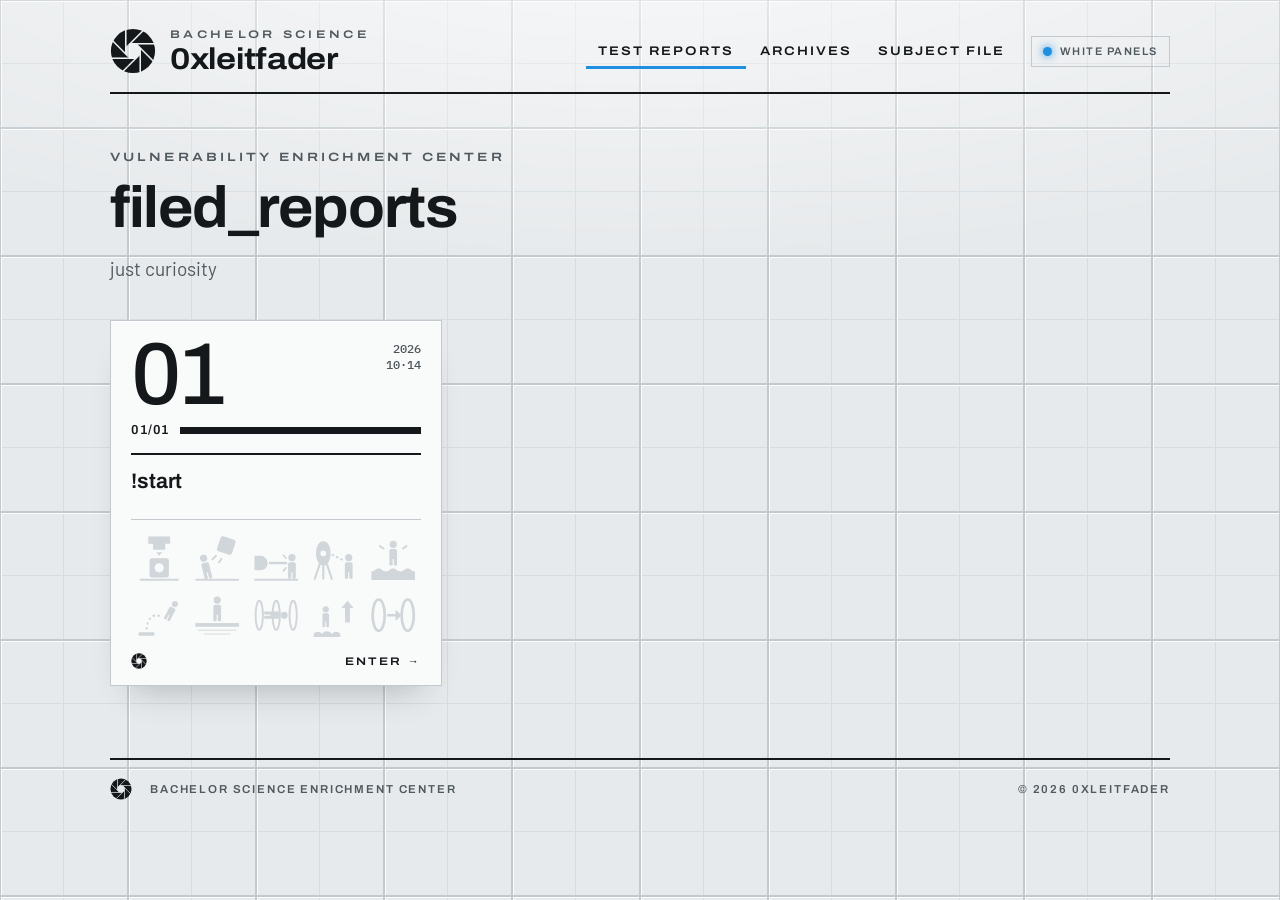
<file: index.html>
<!doctype html>
<html lang="en">
<head>
  <meta charset="utf-8">
  <meta name="viewport" content="width=device-width, initial-scale=1, viewport-fit=cover">
  <title>0xleitfader</title>
  <meta name="description" content="CTF writeups: binary exploitation, reversing and crypto.">
<meta property="og:type" content="website">
<meta property="og:title" content="0xleitfader">
<meta property="og:url" content="https://0xleitfader.github.io/index.html">
<meta property="og:site_name" content="0xleitfader">
<meta property="og:description" content="CTF writeups: binary exploitation, reversing and crypto.">
<meta property="og:locale" content="en_US">
<meta property="article:author" content="0xleitfader">
<meta name="twitter:card" content="summary">
  <link rel="icon" href="/favicon.svg" type="image/svg+xml">
  <link rel="preload" href="/fonts/archivo-300-800-normal.woff2" as="font" type="font/woff2" crossorigin>
  
<link rel="stylesheet" href="/css/fonts.css">
<link rel="stylesheet" href="/css/chamber.css">

  <script>try { var p = localStorage.getItem('chamber-panels'); if (p) document.documentElement.dataset.theme = p; } catch (e) {}</script>
</head>
<body data-glitch-min="4" data-glitch-max="11">
  <svg class="sprite" aria-hidden="true">
  <defs>
    <mask id="logo-mask" maskUnits="userSpaceOnUse" x="0" y="0" width="100" height="100">
      <circle cx="50" cy="50" r="48" fill="#fff"/>
      <polygon fill="#000" points="65.71,56.51 56.51,65.71 43.49,65.71 34.29,56.51 34.29,43.49 43.49,34.29 56.51,34.29 65.71,43.49"/>
      <g stroke="#000" stroke-width="3.4">
        <line x1="65.71" y1="56.51" x2="28.3" y2="93.91"/><line x1="56.51" y1="65.71" x2="3.61" y2="65.71"/>
        <line x1="43.49" y1="65.71" x2="6.09" y2="28.3"/><line x1="34.29" y1="56.51" x2="34.29" y2="3.61"/>
        <line x1="34.29" y1="43.49" x2="71.7" y2="6.09"/><line x1="43.49" y1="34.29" x2="96.39" y2="34.29"/>
        <line x1="56.51" y1="34.29" x2="93.91" y2="71.7"/><line x1="65.71" y1="43.49" x2="65.71" y2="96.39"/>
      </g>
    </mask>
    <g id="p"><circle cx="0" cy="-17.5" r="3"/><rect x="-3.2" y="-13.6" width="6.4" height="8.2" rx="1.6"/><rect x="-3.2" y="-6.4" width="2.7" height="6.4" rx="1"/><rect x="0.5" y="-6.4" width="2.7" height="6.4" rx="1"/></g>
  </defs>
  <symbol id="logo" viewBox="0 0 100 100"><rect width="100" height="100" fill="currentColor" mask="url(#logo-mask)"/></symbol>
  <symbol id="i-dispenser" viewBox="0 0 40 40"><path d="M11 2h18v6h-4v5H15V8h-4z"/><path d="M17.5 15h5L20 18z"/><path fill-rule="evenodd" d="M12 22a2 2 0 0 1 2-2h12a2 2 0 0 1 2 2v12a2 2 0 0 1-2 2H14a2 2 0 0 1-2-2zM20 24.2a3.8 3.8 0 1 0 0 7.6a3.8 3.8 0 1 0 0-7.6z"/><rect x="4" y="37" width="32" height="1.6"/></symbol>
  <symbol id="i-cubehazard" viewBox="0 0 40 40"><rect x="21" y="3" width="13" height="13" rx="2" transform="rotate(18 27.5 9.5)"/><path d="M19 18l-3 3M23.5 20.5l-2 3" stroke="currentColor" stroke-width="1.6" stroke-linecap="round" fill="none"/><use href="#p" transform="translate(13 37) rotate(-14)"/><rect x="2" y="37" width="36" height="1.6"/></symbol>
  <symbol id="i-laser" viewBox="0 0 40 40"><path d="M2 18h5a6 6 0 0 1 0 12H2z"/><rect x="14" y="23" width="15" height="2"/><path d="M28 20l-2-2.5M28 28l-2 2.5" stroke="currentColor" stroke-width="1.4" stroke-linecap="round" fill="none"/><use href="#p" transform="translate(33 37)"/><rect x="2" y="37" width="36" height="1.6"/></symbol>
  <symbol id="i-turret" viewBox="0 0 40 40"><path fill-rule="evenodd" d="M11 6c3.6 0 6 4 6 10s-2.4 10-6 10-6-4-6-10 2.4-10 6-10zM11 13.6a2.4 2.4 0 1 0 0 4.8a2.4 2.4 0 1 0 0-4.8z"/><path d="M8 25l-4 12M14 25l4 12M11 26v11" stroke="currentColor" stroke-width="1.8" stroke-linecap="round" fill="none"/><path d="M18 17l10 5" stroke="currentColor" stroke-width="1.6" stroke-dasharray="2 2" fill="none"/><use href="#p" transform="translate(32 37)"/></symbol>
  <symbol id="i-goo" viewBox="0 0 40 40"><use href="#p" transform="translate(20 26)"/><path d="M12 12l-3-2M28 12l3-2" stroke="currentColor" stroke-width="1.6" stroke-linecap="round" fill="none"/><path d="M2 31c3 0 3-2.4 6-2.4s3 2.4 6 2.4 3-2.4 6-2.4 3 2.4 6 2.4 3-2.4 6-2.4 3 2.4 6 2.4V38H2z"/></symbol>
  <symbol id="i-faith" viewBox="0 0 40 40"><rect x="3" y="34" width="13" height="3" rx="1"/><path d="M9.5 32Q11 17 22 21" stroke="currentColor" stroke-width="1.6" stroke-dasharray="2 2.2" fill="none"/><use href="#p" transform="translate(26 24) rotate(28) scale(.85)"/></symbol>
  <symbol id="i-bridge" viewBox="0 0 40 40"><use href="#p" transform="translate(20 25)"/><rect x="2" y="26.5" width="36" height="3"/><path d="M4 32.5h32M9 35.5h22" stroke="currentColor" stroke-width="1.2" fill="none" opacity=".55"/></symbol>
  <symbol id="i-funnel" viewBox="0 0 40 40"><g fill="none" stroke="currentColor" stroke-width="1.6"><ellipse cx="6" cy="20" rx="3" ry="12"/><ellipse cx="20" cy="20" rx="3" ry="12"/><ellipse cx="34" cy="20" rx="3" ry="12"/></g><use href="#p" transform="translate(10 20) rotate(90) scale(.95)"/></symbol>
  <symbol id="i-gel" viewBox="0 0 40 40"><path d="M3 38v-2.5c2-2.5 5-2.5 7 0 2-3 6-3 8 0 2-2.5 5-2.5 7 0V38z"/><use href="#p" transform="translate(13 30) scale(.85)"/><path d="M31 8l5 6h-3v12h-4V14h-3z"/></symbol>
  <symbol id="i-portal" viewBox="0 0 40 40"><g fill="none" stroke="currentColor" stroke-width="2.2"><ellipse cx="8" cy="20" rx="5" ry="13"/><ellipse cx="32" cy="20" rx="5" ry="13"/></g><path d="M15 20h8" stroke="currentColor" stroke-width="2"/><path d="M22 15.5l5 4.5-5 4.5z"/></symbol>
</svg>

  <div class="wrap">
    <header class="site-head">
  <a class="brand" href="/">
    <svg viewBox="0 0 100 100" aria-hidden="true"><use href="#logo"/></svg>
    <span class="brand-text">
      <span class="brand-org">Bachelor Science</span>
      <span class="brand-name">0xleitfader</span>
    </span>
  </a>
  <div class="head-right">
    <nav class="nav" aria-label="Main">
      
      <a href="/" aria-current="page">Test reports</a>
      
      <a href="/archives/">Archives</a>
      
      <a href="/about/">Subject file</a>
      
    </nav>
    <button class="lights" id="lights" type="button" aria-label="Switch panel colour"><i></i><span>White panels</span></button>
  </div>
</header>

    <main>
  
  <section class="intro">
    <p class="eyebrow">Vulnerability Enrichment Center</p>
    <h1>filed_reports</h1>
    <p class="lede">just curiosity</p>
  </section>
  

  
  <div class="chambers">
    
<a class="sign lightup" href="/2026/10/14/start/" style="--i:0">
  <div class="sign-top">
    <span class="sign-num">01</span>
    <span class="sign-date">2026<br>10·14</span>
  </div>
  <div class="prog">
  <span>01/01</span>
  
  <span class="ticks"><i class="on"></i></span>
  
</div>

  <h2 class="sign-title">!start</h2>
  <p class="sign-excerpt"></p>
  
<div class="hz" role="img" aria-label="Tags: none">
  <svg viewBox="0 0 40 40" class="" aria-hidden="true"><use href="#i-dispenser"/></svg><svg viewBox="0 0 40 40" class="" aria-hidden="true"><use href="#i-cubehazard"/></svg><svg viewBox="0 0 40 40" class="" aria-hidden="true"><use href="#i-laser"/></svg><svg viewBox="0 0 40 40" class="" aria-hidden="true"><use href="#i-turret"/></svg><svg viewBox="0 0 40 40" class="" aria-hidden="true"><use href="#i-goo"/></svg><svg viewBox="0 0 40 40" class="" aria-hidden="true"><use href="#i-faith"/></svg><svg viewBox="0 0 40 40" class="" aria-hidden="true"><use href="#i-bridge"/></svg><svg viewBox="0 0 40 40" class="" aria-hidden="true"><use href="#i-funnel"/></svg><svg viewBox="0 0 40 40" class="" aria-hidden="true"><use href="#i-gel"/></svg><svg viewBox="0 0 40 40" class="" aria-hidden="true"><use href="#i-portal"/></svg>
</div>

  <div class="sign-foot">
    <span class="org"><svg viewBox="0 0 100 100" aria-hidden="true"><use href="#logo"/></svg></span>
    <span class="enter">Enter →</span>
  </div>
</a>

  </div>
  

  
</main>

    <footer class="site-foot">
  <svg viewBox="0 0 100 100" aria-hidden="true"><use href="#logo"/></svg>
  <span>Bachelor Science Enrichment Center</span>
  <span class="right">© 2026 0xleitfader</span>
</footer>

  </div>
  
<script src="/js/chamber.js"></script>

</body>
</html>
</file>
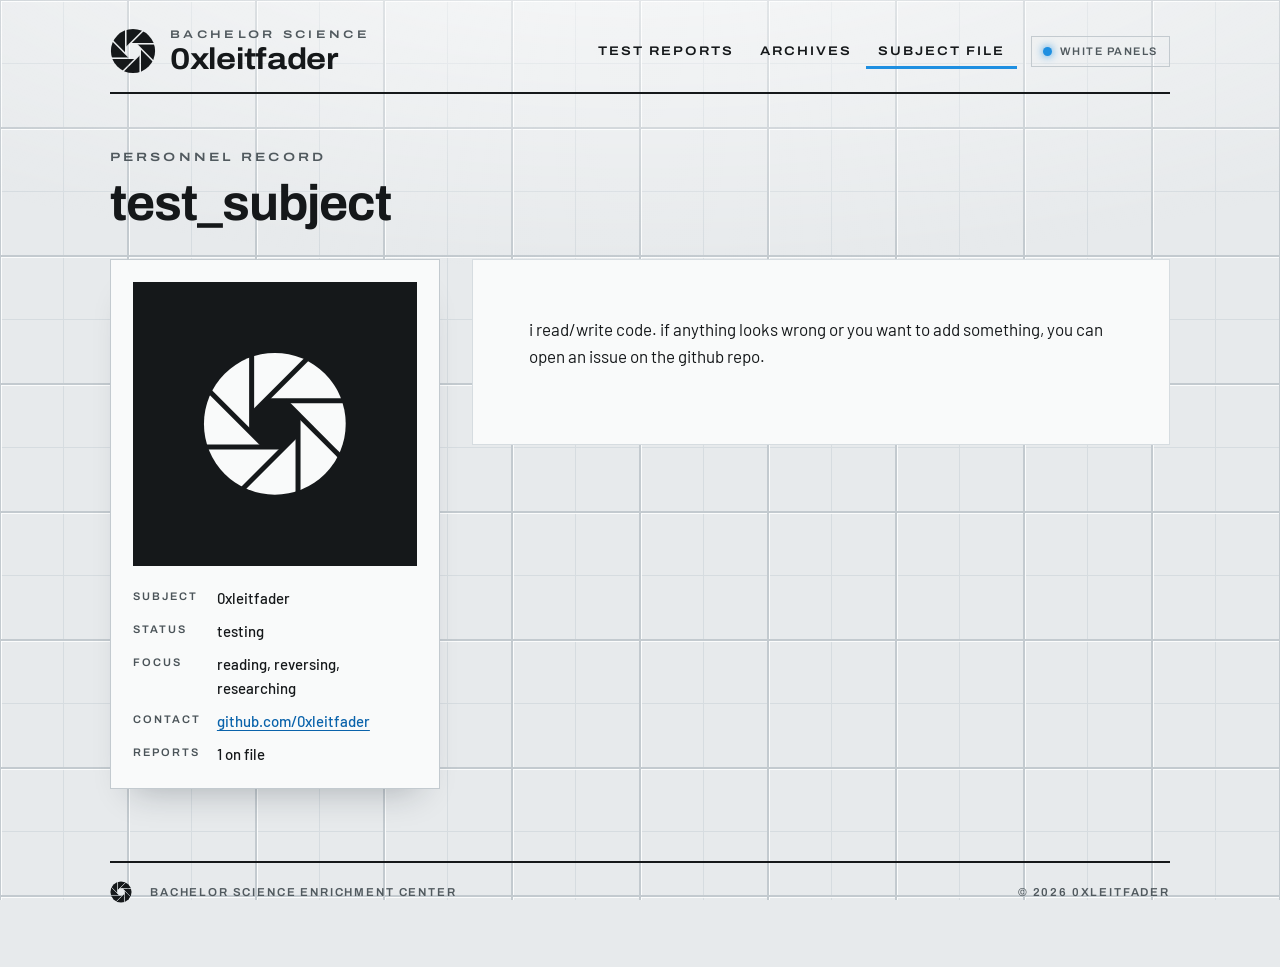
<file: about/index.html>
<!doctype html>
<html lang="en">
<head>
  <meta charset="utf-8">
  <meta name="viewport" content="width=device-width, initial-scale=1, viewport-fit=cover">
  <title>test_subject · 0xleitfader</title>
  <meta name="description" content="i read&#x2F;write code. if anything looks wrong or you want to add something, you can open an issue on the github repo.">
<meta property="og:type" content="website">
<meta property="og:title" content="test_subject">
<meta property="og:url" content="https://0xleitfader.github.io/about/index.html">
<meta property="og:site_name" content="0xleitfader">
<meta property="og:description" content="i read&#x2F;write code. if anything looks wrong or you want to add something, you can open an issue on the github repo.">
<meta property="og:locale" content="en_US">
<meta property="article:published_time" content="2026-10-14T03:09:40.367Z">
<meta property="article:modified_time" content="2026-10-14T03:09:40.367Z">
<meta property="article:author" content="0xleitfader">
<meta name="twitter:card" content="summary">
  <link rel="icon" href="/favicon.svg" type="image/svg+xml">
  <link rel="preload" href="/fonts/archivo-300-800-normal.woff2" as="font" type="font/woff2" crossorigin>
  
<link rel="stylesheet" href="/css/fonts.css">
<link rel="stylesheet" href="/css/chamber.css">

  <script>try { var p = localStorage.getItem('chamber-panels'); if (p) document.documentElement.dataset.theme = p; } catch (e) {}</script>
</head>
<body data-glitch-min="4" data-glitch-max="11">
  <svg class="sprite" aria-hidden="true">
  <defs>
    <mask id="logo-mask" maskUnits="userSpaceOnUse" x="0" y="0" width="100" height="100">
      <circle cx="50" cy="50" r="48" fill="#fff"/>
      <polygon fill="#000" points="65.71,56.51 56.51,65.71 43.49,65.71 34.29,56.51 34.29,43.49 43.49,34.29 56.51,34.29 65.71,43.49"/>
      <g stroke="#000" stroke-width="3.4">
        <line x1="65.71" y1="56.51" x2="28.3" y2="93.91"/><line x1="56.51" y1="65.71" x2="3.61" y2="65.71"/>
        <line x1="43.49" y1="65.71" x2="6.09" y2="28.3"/><line x1="34.29" y1="56.51" x2="34.29" y2="3.61"/>
        <line x1="34.29" y1="43.49" x2="71.7" y2="6.09"/><line x1="43.49" y1="34.29" x2="96.39" y2="34.29"/>
        <line x1="56.51" y1="34.29" x2="93.91" y2="71.7"/><line x1="65.71" y1="43.49" x2="65.71" y2="96.39"/>
      </g>
    </mask>
    <g id="p"><circle cx="0" cy="-17.5" r="3"/><rect x="-3.2" y="-13.6" width="6.4" height="8.2" rx="1.6"/><rect x="-3.2" y="-6.4" width="2.7" height="6.4" rx="1"/><rect x="0.5" y="-6.4" width="2.7" height="6.4" rx="1"/></g>
  </defs>
  <symbol id="logo" viewBox="0 0 100 100"><rect width="100" height="100" fill="currentColor" mask="url(#logo-mask)"/></symbol>
  <symbol id="i-dispenser" viewBox="0 0 40 40"><path d="M11 2h18v6h-4v5H15V8h-4z"/><path d="M17.5 15h5L20 18z"/><path fill-rule="evenodd" d="M12 22a2 2 0 0 1 2-2h12a2 2 0 0 1 2 2v12a2 2 0 0 1-2 2H14a2 2 0 0 1-2-2zM20 24.2a3.8 3.8 0 1 0 0 7.6a3.8 3.8 0 1 0 0-7.6z"/><rect x="4" y="37" width="32" height="1.6"/></symbol>
  <symbol id="i-cubehazard" viewBox="0 0 40 40"><rect x="21" y="3" width="13" height="13" rx="2" transform="rotate(18 27.5 9.5)"/><path d="M19 18l-3 3M23.5 20.5l-2 3" stroke="currentColor" stroke-width="1.6" stroke-linecap="round" fill="none"/><use href="#p" transform="translate(13 37) rotate(-14)"/><rect x="2" y="37" width="36" height="1.6"/></symbol>
  <symbol id="i-laser" viewBox="0 0 40 40"><path d="M2 18h5a6 6 0 0 1 0 12H2z"/><rect x="14" y="23" width="15" height="2"/><path d="M28 20l-2-2.5M28 28l-2 2.5" stroke="currentColor" stroke-width="1.4" stroke-linecap="round" fill="none"/><use href="#p" transform="translate(33 37)"/><rect x="2" y="37" width="36" height="1.6"/></symbol>
  <symbol id="i-turret" viewBox="0 0 40 40"><path fill-rule="evenodd" d="M11 6c3.6 0 6 4 6 10s-2.4 10-6 10-6-4-6-10 2.4-10 6-10zM11 13.6a2.4 2.4 0 1 0 0 4.8a2.4 2.4 0 1 0 0-4.8z"/><path d="M8 25l-4 12M14 25l4 12M11 26v11" stroke="currentColor" stroke-width="1.8" stroke-linecap="round" fill="none"/><path d="M18 17l10 5" stroke="currentColor" stroke-width="1.6" stroke-dasharray="2 2" fill="none"/><use href="#p" transform="translate(32 37)"/></symbol>
  <symbol id="i-goo" viewBox="0 0 40 40"><use href="#p" transform="translate(20 26)"/><path d="M12 12l-3-2M28 12l3-2" stroke="currentColor" stroke-width="1.6" stroke-linecap="round" fill="none"/><path d="M2 31c3 0 3-2.4 6-2.4s3 2.4 6 2.4 3-2.4 6-2.4 3 2.4 6 2.4 3-2.4 6-2.4 3 2.4 6 2.4V38H2z"/></symbol>
  <symbol id="i-faith" viewBox="0 0 40 40"><rect x="3" y="34" width="13" height="3" rx="1"/><path d="M9.5 32Q11 17 22 21" stroke="currentColor" stroke-width="1.6" stroke-dasharray="2 2.2" fill="none"/><use href="#p" transform="translate(26 24) rotate(28) scale(.85)"/></symbol>
  <symbol id="i-bridge" viewBox="0 0 40 40"><use href="#p" transform="translate(20 25)"/><rect x="2" y="26.5" width="36" height="3"/><path d="M4 32.5h32M9 35.5h22" stroke="currentColor" stroke-width="1.2" fill="none" opacity=".55"/></symbol>
  <symbol id="i-funnel" viewBox="0 0 40 40"><g fill="none" stroke="currentColor" stroke-width="1.6"><ellipse cx="6" cy="20" rx="3" ry="12"/><ellipse cx="20" cy="20" rx="3" ry="12"/><ellipse cx="34" cy="20" rx="3" ry="12"/></g><use href="#p" transform="translate(10 20) rotate(90) scale(.95)"/></symbol>
  <symbol id="i-gel" viewBox="0 0 40 40"><path d="M3 38v-2.5c2-2.5 5-2.5 7 0 2-3 6-3 8 0 2-2.5 5-2.5 7 0V38z"/><use href="#p" transform="translate(13 30) scale(.85)"/><path d="M31 8l5 6h-3v12h-4V14h-3z"/></symbol>
  <symbol id="i-portal" viewBox="0 0 40 40"><g fill="none" stroke="currentColor" stroke-width="2.2"><ellipse cx="8" cy="20" rx="5" ry="13"/><ellipse cx="32" cy="20" rx="5" ry="13"/></g><path d="M15 20h8" stroke="currentColor" stroke-width="2"/><path d="M22 15.5l5 4.5-5 4.5z"/></symbol>
</svg>

  <div class="wrap">
    <header class="site-head">
  <a class="brand" href="/">
    <svg viewBox="0 0 100 100" aria-hidden="true"><use href="#logo"/></svg>
    <span class="brand-text">
      <span class="brand-org">Bachelor Science</span>
      <span class="brand-name">0xleitfader</span>
    </span>
  </a>
  <div class="head-right">
    <nav class="nav" aria-label="Main">
      
      <a href="/">Test reports</a>
      
      <a href="/archives/">Archives</a>
      
      <a href="/about/" aria-current="page">Subject file</a>
      
    </nav>
    <button class="lights" id="lights" type="button" aria-label="Switch panel colour"><i></i><span>White panels</span></button>
  </div>
</header>

    
<main>
  <div class="page-head">
    <p class="eyebrow">Personnel record</p>
    <h1 class="page-title">test_subject</h1>
  </div>
  <div class="subject">
    <div class="card lightup">
      <div class="portrait">
        <svg viewBox="0 0 100 100" aria-hidden="true"><use href="#logo"/></svg>
      </div>
      <dl>
        
        <dt>Subject</dt>
        <dd>0xleitfader</dd>
        
        <dt>Status</dt>
        <dd>testing</dd>
        
        <dt>Focus</dt>
        <dd>reading, reversing, researching</dd>
        
        <dt>Contact</dt>
        <dd><a target="_blank" rel="noopener" href="https://github.com/0xleitfader">github.com/0xleitfader</a></dd>
        
        <dt>Reports</dt><dd>1 on file</dd>
      </dl>
    </div>
    <div class="panel">
      <div class="prose"><p>i read&#x2F;write code. if anything looks wrong or you want to add something, you can open an issue on the github repo. </p>
</div>
    </div>
  </div>
</main>

    <footer class="site-foot">
  <svg viewBox="0 0 100 100" aria-hidden="true"><use href="#logo"/></svg>
  <span>Bachelor Science Enrichment Center</span>
  <span class="right">© 2026 0xleitfader</span>
</footer>

  </div>
  
<script src="/js/chamber.js"></script>

</body>
</html>
</file>
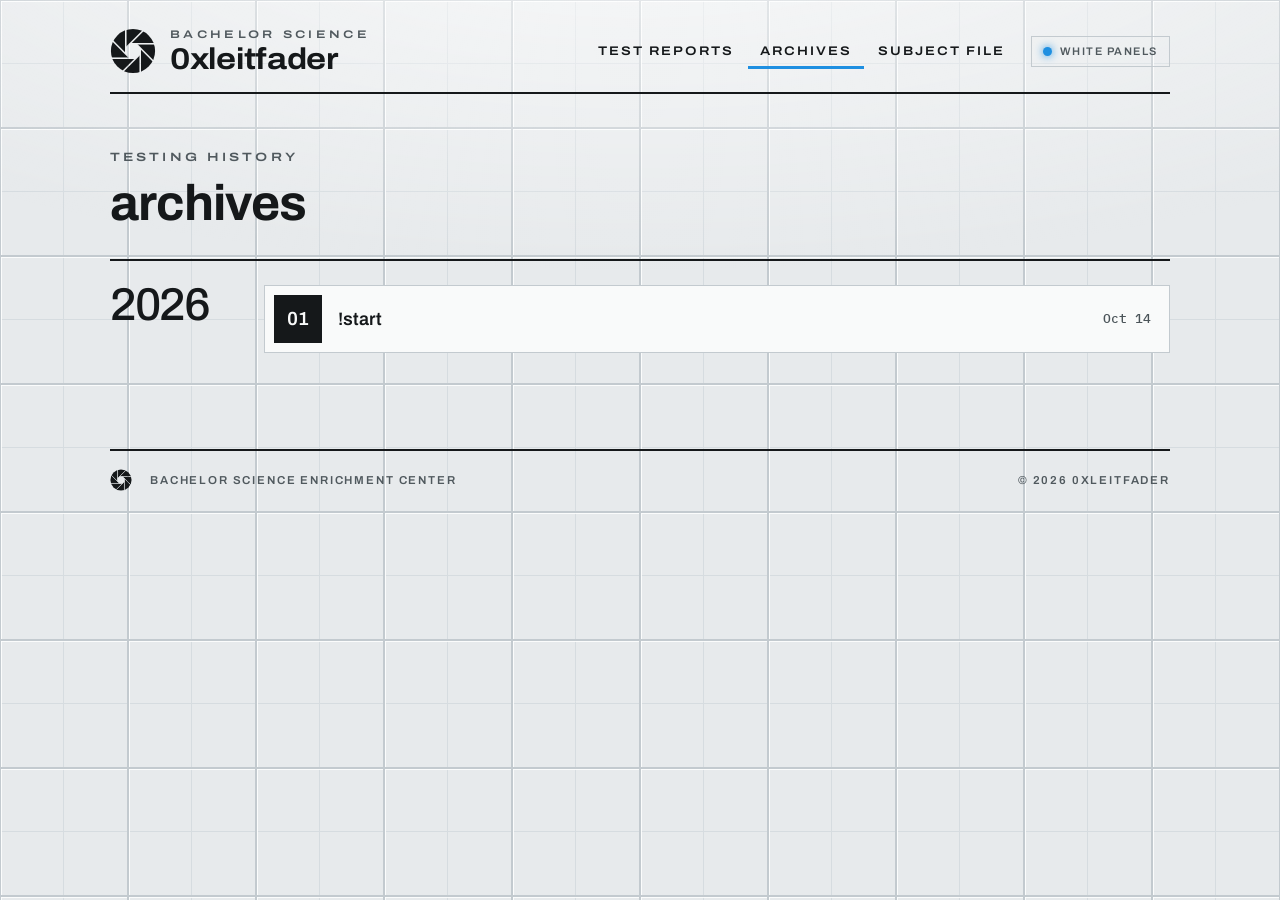
<file: archives/index.html>
<!doctype html>
<html lang="en">
<head>
  <meta charset="utf-8">
  <meta name="viewport" content="width=device-width, initial-scale=1, viewport-fit=cover">
  <title>0xleitfader</title>
  <meta name="description" content="CTF writeups: binary exploitation, reversing and crypto.">
<meta property="og:type" content="website">
<meta property="og:title" content="0xleitfader">
<meta property="og:url" content="https://0xleitfader.github.io/archives/index.html">
<meta property="og:site_name" content="0xleitfader">
<meta property="og:description" content="CTF writeups: binary exploitation, reversing and crypto.">
<meta property="og:locale" content="en_US">
<meta property="article:author" content="0xleitfader">
<meta name="twitter:card" content="summary">
  <link rel="icon" href="/favicon.svg" type="image/svg+xml">
  <link rel="preload" href="/fonts/archivo-300-800-normal.woff2" as="font" type="font/woff2" crossorigin>
  
<link rel="stylesheet" href="/css/fonts.css">
<link rel="stylesheet" href="/css/chamber.css">

  <script>try { var p = localStorage.getItem('chamber-panels'); if (p) document.documentElement.dataset.theme = p; } catch (e) {}</script>
</head>
<body data-glitch-min="4" data-glitch-max="11">
  <svg class="sprite" aria-hidden="true">
  <defs>
    <mask id="logo-mask" maskUnits="userSpaceOnUse" x="0" y="0" width="100" height="100">
      <circle cx="50" cy="50" r="48" fill="#fff"/>
      <polygon fill="#000" points="65.71,56.51 56.51,65.71 43.49,65.71 34.29,56.51 34.29,43.49 43.49,34.29 56.51,34.29 65.71,43.49"/>
      <g stroke="#000" stroke-width="3.4">
        <line x1="65.71" y1="56.51" x2="28.3" y2="93.91"/><line x1="56.51" y1="65.71" x2="3.61" y2="65.71"/>
        <line x1="43.49" y1="65.71" x2="6.09" y2="28.3"/><line x1="34.29" y1="56.51" x2="34.29" y2="3.61"/>
        <line x1="34.29" y1="43.49" x2="71.7" y2="6.09"/><line x1="43.49" y1="34.29" x2="96.39" y2="34.29"/>
        <line x1="56.51" y1="34.29" x2="93.91" y2="71.7"/><line x1="65.71" y1="43.49" x2="65.71" y2="96.39"/>
      </g>
    </mask>
    <g id="p"><circle cx="0" cy="-17.5" r="3"/><rect x="-3.2" y="-13.6" width="6.4" height="8.2" rx="1.6"/><rect x="-3.2" y="-6.4" width="2.7" height="6.4" rx="1"/><rect x="0.5" y="-6.4" width="2.7" height="6.4" rx="1"/></g>
  </defs>
  <symbol id="logo" viewBox="0 0 100 100"><rect width="100" height="100" fill="currentColor" mask="url(#logo-mask)"/></symbol>
  <symbol id="i-dispenser" viewBox="0 0 40 40"><path d="M11 2h18v6h-4v5H15V8h-4z"/><path d="M17.5 15h5L20 18z"/><path fill-rule="evenodd" d="M12 22a2 2 0 0 1 2-2h12a2 2 0 0 1 2 2v12a2 2 0 0 1-2 2H14a2 2 0 0 1-2-2zM20 24.2a3.8 3.8 0 1 0 0 7.6a3.8 3.8 0 1 0 0-7.6z"/><rect x="4" y="37" width="32" height="1.6"/></symbol>
  <symbol id="i-cubehazard" viewBox="0 0 40 40"><rect x="21" y="3" width="13" height="13" rx="2" transform="rotate(18 27.5 9.5)"/><path d="M19 18l-3 3M23.5 20.5l-2 3" stroke="currentColor" stroke-width="1.6" stroke-linecap="round" fill="none"/><use href="#p" transform="translate(13 37) rotate(-14)"/><rect x="2" y="37" width="36" height="1.6"/></symbol>
  <symbol id="i-laser" viewBox="0 0 40 40"><path d="M2 18h5a6 6 0 0 1 0 12H2z"/><rect x="14" y="23" width="15" height="2"/><path d="M28 20l-2-2.5M28 28l-2 2.5" stroke="currentColor" stroke-width="1.4" stroke-linecap="round" fill="none"/><use href="#p" transform="translate(33 37)"/><rect x="2" y="37" width="36" height="1.6"/></symbol>
  <symbol id="i-turret" viewBox="0 0 40 40"><path fill-rule="evenodd" d="M11 6c3.6 0 6 4 6 10s-2.4 10-6 10-6-4-6-10 2.4-10 6-10zM11 13.6a2.4 2.4 0 1 0 0 4.8a2.4 2.4 0 1 0 0-4.8z"/><path d="M8 25l-4 12M14 25l4 12M11 26v11" stroke="currentColor" stroke-width="1.8" stroke-linecap="round" fill="none"/><path d="M18 17l10 5" stroke="currentColor" stroke-width="1.6" stroke-dasharray="2 2" fill="none"/><use href="#p" transform="translate(32 37)"/></symbol>
  <symbol id="i-goo" viewBox="0 0 40 40"><use href="#p" transform="translate(20 26)"/><path d="M12 12l-3-2M28 12l3-2" stroke="currentColor" stroke-width="1.6" stroke-linecap="round" fill="none"/><path d="M2 31c3 0 3-2.4 6-2.4s3 2.4 6 2.4 3-2.4 6-2.4 3 2.4 6 2.4 3-2.4 6-2.4 3 2.4 6 2.4V38H2z"/></symbol>
  <symbol id="i-faith" viewBox="0 0 40 40"><rect x="3" y="34" width="13" height="3" rx="1"/><path d="M9.5 32Q11 17 22 21" stroke="currentColor" stroke-width="1.6" stroke-dasharray="2 2.2" fill="none"/><use href="#p" transform="translate(26 24) rotate(28) scale(.85)"/></symbol>
  <symbol id="i-bridge" viewBox="0 0 40 40"><use href="#p" transform="translate(20 25)"/><rect x="2" y="26.5" width="36" height="3"/><path d="M4 32.5h32M9 35.5h22" stroke="currentColor" stroke-width="1.2" fill="none" opacity=".55"/></symbol>
  <symbol id="i-funnel" viewBox="0 0 40 40"><g fill="none" stroke="currentColor" stroke-width="1.6"><ellipse cx="6" cy="20" rx="3" ry="12"/><ellipse cx="20" cy="20" rx="3" ry="12"/><ellipse cx="34" cy="20" rx="3" ry="12"/></g><use href="#p" transform="translate(10 20) rotate(90) scale(.95)"/></symbol>
  <symbol id="i-gel" viewBox="0 0 40 40"><path d="M3 38v-2.5c2-2.5 5-2.5 7 0 2-3 6-3 8 0 2-2.5 5-2.5 7 0V38z"/><use href="#p" transform="translate(13 30) scale(.85)"/><path d="M31 8l5 6h-3v12h-4V14h-3z"/></symbol>
  <symbol id="i-portal" viewBox="0 0 40 40"><g fill="none" stroke="currentColor" stroke-width="2.2"><ellipse cx="8" cy="20" rx="5" ry="13"/><ellipse cx="32" cy="20" rx="5" ry="13"/></g><path d="M15 20h8" stroke="currentColor" stroke-width="2"/><path d="M22 15.5l5 4.5-5 4.5z"/></symbol>
</svg>

  <div class="wrap">
    <header class="site-head">
  <a class="brand" href="/">
    <svg viewBox="0 0 100 100" aria-hidden="true"><use href="#logo"/></svg>
    <span class="brand-text">
      <span class="brand-org">Bachelor Science</span>
      <span class="brand-name">0xleitfader</span>
    </span>
  </a>
  <div class="head-right">
    <nav class="nav" aria-label="Main">
      
      <a href="/">Test reports</a>
      
      <a href="/archives/" aria-current="page">Archives</a>
      
      <a href="/about/">Subject file</a>
      
    </nav>
    <button class="lights" id="lights" type="button" aria-label="Switch panel colour"><i></i><span>White panels</span></button>
  </div>
</header>

    
<main>
  <div class="page-head">
    <p class="eyebrow">Testing history</p>
    <h1 class="page-title">archives</h1>
  </div>

  

  

  
  <section class="year">
    <h2>2026</h2>
    <ol class="rows">
      
      <li><a class="lightup" href="/2026/10/14/start/" style="--i:0">
        <span class="r-num">01</span>
        <span class="r-title">!start</span>
        <time datetime="2026-10-14T03:01:04.000Z">Oct 14</time>
      </a></li>
      
    </ol>
  </section>
  

  
</main>

    <footer class="site-foot">
  <svg viewBox="0 0 100 100" aria-hidden="true"><use href="#logo"/></svg>
  <span>Bachelor Science Enrichment Center</span>
  <span class="right">© 2026 0xleitfader</span>
</footer>

  </div>
  
<script src="/js/chamber.js"></script>

</body>
</html>
</file>
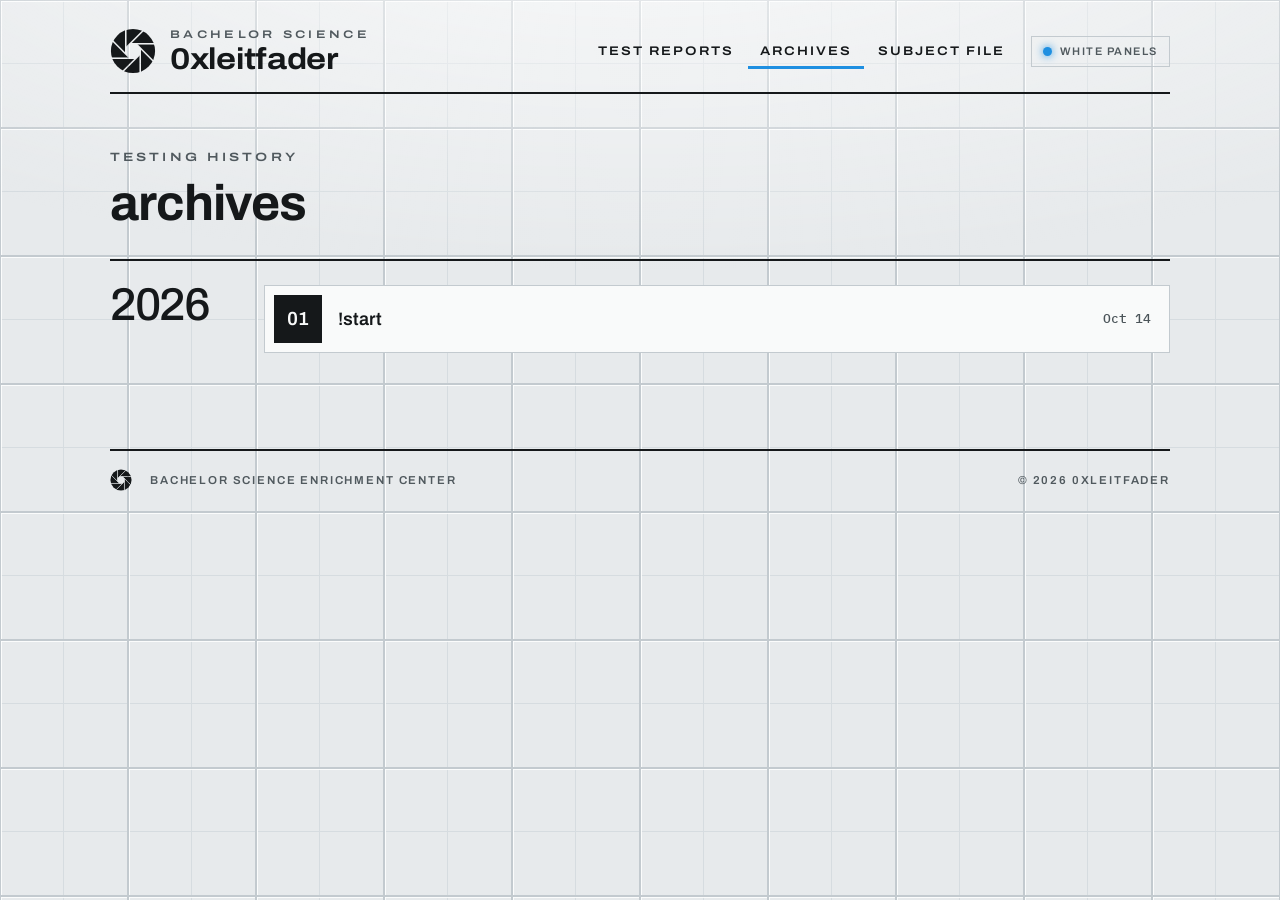
<file: archives/2026/index.html>
<!doctype html>
<html lang="en">
<head>
  <meta charset="utf-8">
  <meta name="viewport" content="width=device-width, initial-scale=1, viewport-fit=cover">
  <title>0xleitfader</title>
  <meta name="description" content="CTF writeups: binary exploitation, reversing and crypto.">
<meta property="og:type" content="website">
<meta property="og:title" content="0xleitfader">
<meta property="og:url" content="https://0xleitfader.github.io/archives/2026/index.html">
<meta property="og:site_name" content="0xleitfader">
<meta property="og:description" content="CTF writeups: binary exploitation, reversing and crypto.">
<meta property="og:locale" content="en_US">
<meta property="article:author" content="0xleitfader">
<meta name="twitter:card" content="summary">
  <link rel="icon" href="/favicon.svg" type="image/svg+xml">
  <link rel="preload" href="/fonts/archivo-300-800-normal.woff2" as="font" type="font/woff2" crossorigin>
  
<link rel="stylesheet" href="/css/fonts.css">
<link rel="stylesheet" href="/css/chamber.css">

  <script>try { var p = localStorage.getItem('chamber-panels'); if (p) document.documentElement.dataset.theme = p; } catch (e) {}</script>
</head>
<body data-glitch-min="4" data-glitch-max="11">
  <svg class="sprite" aria-hidden="true">
  <defs>
    <mask id="logo-mask" maskUnits="userSpaceOnUse" x="0" y="0" width="100" height="100">
      <circle cx="50" cy="50" r="48" fill="#fff"/>
      <polygon fill="#000" points="65.71,56.51 56.51,65.71 43.49,65.71 34.29,56.51 34.29,43.49 43.49,34.29 56.51,34.29 65.71,43.49"/>
      <g stroke="#000" stroke-width="3.4">
        <line x1="65.71" y1="56.51" x2="28.3" y2="93.91"/><line x1="56.51" y1="65.71" x2="3.61" y2="65.71"/>
        <line x1="43.49" y1="65.71" x2="6.09" y2="28.3"/><line x1="34.29" y1="56.51" x2="34.29" y2="3.61"/>
        <line x1="34.29" y1="43.49" x2="71.7" y2="6.09"/><line x1="43.49" y1="34.29" x2="96.39" y2="34.29"/>
        <line x1="56.51" y1="34.29" x2="93.91" y2="71.7"/><line x1="65.71" y1="43.49" x2="65.71" y2="96.39"/>
      </g>
    </mask>
    <g id="p"><circle cx="0" cy="-17.5" r="3"/><rect x="-3.2" y="-13.6" width="6.4" height="8.2" rx="1.6"/><rect x="-3.2" y="-6.4" width="2.7" height="6.4" rx="1"/><rect x="0.5" y="-6.4" width="2.7" height="6.4" rx="1"/></g>
  </defs>
  <symbol id="logo" viewBox="0 0 100 100"><rect width="100" height="100" fill="currentColor" mask="url(#logo-mask)"/></symbol>
  <symbol id="i-dispenser" viewBox="0 0 40 40"><path d="M11 2h18v6h-4v5H15V8h-4z"/><path d="M17.5 15h5L20 18z"/><path fill-rule="evenodd" d="M12 22a2 2 0 0 1 2-2h12a2 2 0 0 1 2 2v12a2 2 0 0 1-2 2H14a2 2 0 0 1-2-2zM20 24.2a3.8 3.8 0 1 0 0 7.6a3.8 3.8 0 1 0 0-7.6z"/><rect x="4" y="37" width="32" height="1.6"/></symbol>
  <symbol id="i-cubehazard" viewBox="0 0 40 40"><rect x="21" y="3" width="13" height="13" rx="2" transform="rotate(18 27.5 9.5)"/><path d="M19 18l-3 3M23.5 20.5l-2 3" stroke="currentColor" stroke-width="1.6" stroke-linecap="round" fill="none"/><use href="#p" transform="translate(13 37) rotate(-14)"/><rect x="2" y="37" width="36" height="1.6"/></symbol>
  <symbol id="i-laser" viewBox="0 0 40 40"><path d="M2 18h5a6 6 0 0 1 0 12H2z"/><rect x="14" y="23" width="15" height="2"/><path d="M28 20l-2-2.5M28 28l-2 2.5" stroke="currentColor" stroke-width="1.4" stroke-linecap="round" fill="none"/><use href="#p" transform="translate(33 37)"/><rect x="2" y="37" width="36" height="1.6"/></symbol>
  <symbol id="i-turret" viewBox="0 0 40 40"><path fill-rule="evenodd" d="M11 6c3.6 0 6 4 6 10s-2.4 10-6 10-6-4-6-10 2.4-10 6-10zM11 13.6a2.4 2.4 0 1 0 0 4.8a2.4 2.4 0 1 0 0-4.8z"/><path d="M8 25l-4 12M14 25l4 12M11 26v11" stroke="currentColor" stroke-width="1.8" stroke-linecap="round" fill="none"/><path d="M18 17l10 5" stroke="currentColor" stroke-width="1.6" stroke-dasharray="2 2" fill="none"/><use href="#p" transform="translate(32 37)"/></symbol>
  <symbol id="i-goo" viewBox="0 0 40 40"><use href="#p" transform="translate(20 26)"/><path d="M12 12l-3-2M28 12l3-2" stroke="currentColor" stroke-width="1.6" stroke-linecap="round" fill="none"/><path d="M2 31c3 0 3-2.4 6-2.4s3 2.4 6 2.4 3-2.4 6-2.4 3 2.4 6 2.4 3-2.4 6-2.4 3 2.4 6 2.4V38H2z"/></symbol>
  <symbol id="i-faith" viewBox="0 0 40 40"><rect x="3" y="34" width="13" height="3" rx="1"/><path d="M9.5 32Q11 17 22 21" stroke="currentColor" stroke-width="1.6" stroke-dasharray="2 2.2" fill="none"/><use href="#p" transform="translate(26 24) rotate(28) scale(.85)"/></symbol>
  <symbol id="i-bridge" viewBox="0 0 40 40"><use href="#p" transform="translate(20 25)"/><rect x="2" y="26.5" width="36" height="3"/><path d="M4 32.5h32M9 35.5h22" stroke="currentColor" stroke-width="1.2" fill="none" opacity=".55"/></symbol>
  <symbol id="i-funnel" viewBox="0 0 40 40"><g fill="none" stroke="currentColor" stroke-width="1.6"><ellipse cx="6" cy="20" rx="3" ry="12"/><ellipse cx="20" cy="20" rx="3" ry="12"/><ellipse cx="34" cy="20" rx="3" ry="12"/></g><use href="#p" transform="translate(10 20) rotate(90) scale(.95)"/></symbol>
  <symbol id="i-gel" viewBox="0 0 40 40"><path d="M3 38v-2.5c2-2.5 5-2.5 7 0 2-3 6-3 8 0 2-2.5 5-2.5 7 0V38z"/><use href="#p" transform="translate(13 30) scale(.85)"/><path d="M31 8l5 6h-3v12h-4V14h-3z"/></symbol>
  <symbol id="i-portal" viewBox="0 0 40 40"><g fill="none" stroke="currentColor" stroke-width="2.2"><ellipse cx="8" cy="20" rx="5" ry="13"/><ellipse cx="32" cy="20" rx="5" ry="13"/></g><path d="M15 20h8" stroke="currentColor" stroke-width="2"/><path d="M22 15.5l5 4.5-5 4.5z"/></symbol>
</svg>

  <div class="wrap">
    <header class="site-head">
  <a class="brand" href="/">
    <svg viewBox="0 0 100 100" aria-hidden="true"><use href="#logo"/></svg>
    <span class="brand-text">
      <span class="brand-org">Bachelor Science</span>
      <span class="brand-name">0xleitfader</span>
    </span>
  </a>
  <div class="head-right">
    <nav class="nav" aria-label="Main">
      
      <a href="/">Test reports</a>
      
      <a href="/archives/" aria-current="page">Archives</a>
      
      <a href="/about/">Subject file</a>
      
    </nav>
    <button class="lights" id="lights" type="button" aria-label="Switch panel colour"><i></i><span>White panels</span></button>
  </div>
</header>

    
<main>
  <div class="page-head">
    <p class="eyebrow">Testing history</p>
    <h1 class="page-title">archives</h1>
  </div>

  

  

  
  <section class="year">
    <h2>2026</h2>
    <ol class="rows">
      
      <li><a class="lightup" href="/2026/10/14/start/" style="--i:0">
        <span class="r-num">01</span>
        <span class="r-title">!start</span>
        <time datetime="2026-10-14T03:01:04.000Z">Oct 14</time>
      </a></li>
      
    </ol>
  </section>
  

  
</main>

    <footer class="site-foot">
  <svg viewBox="0 0 100 100" aria-hidden="true"><use href="#logo"/></svg>
  <span>Bachelor Science Enrichment Center</span>
  <span class="right">© 2026 0xleitfader</span>
</footer>

  </div>
  
<script src="/js/chamber.js"></script>

</body>
</html>
</file>
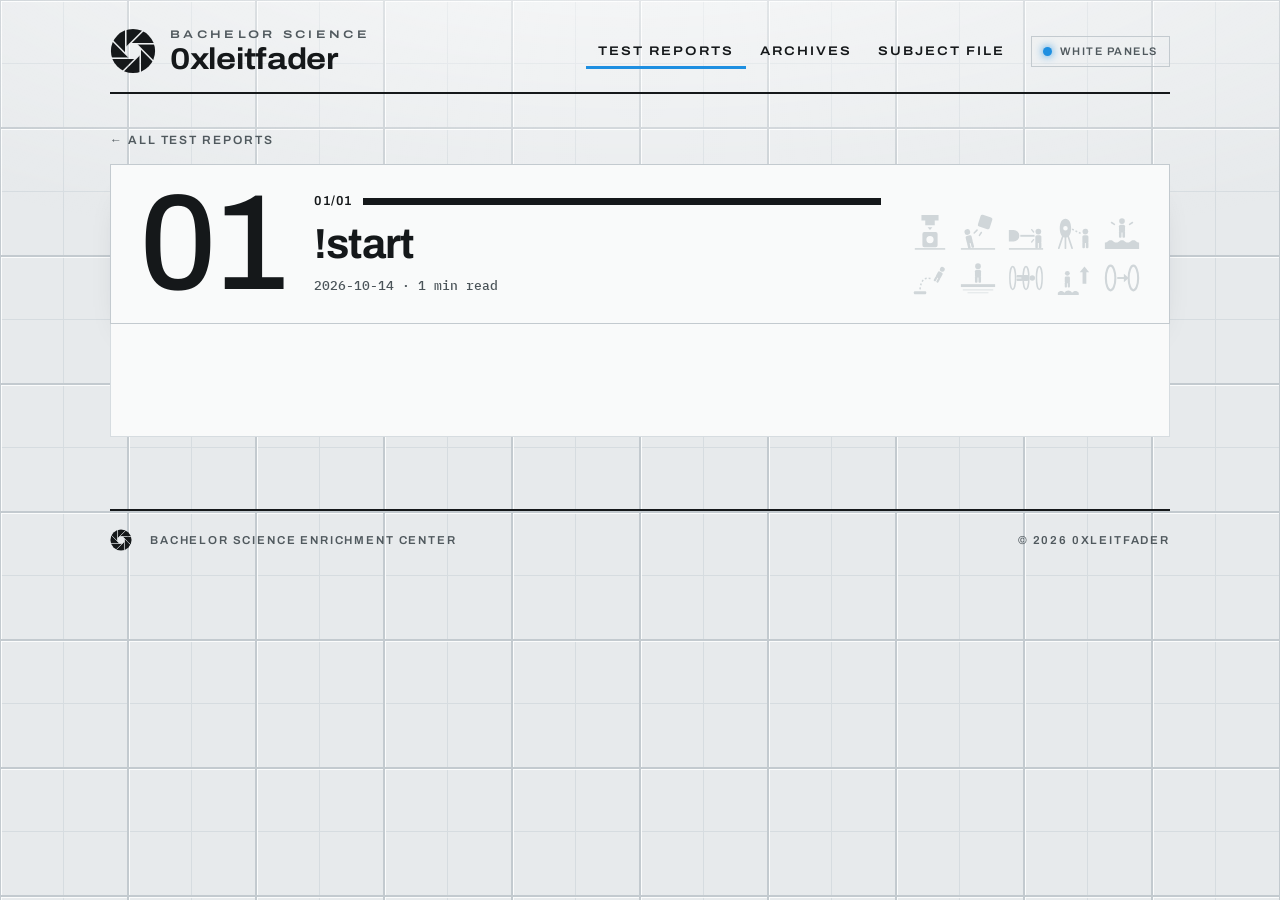
<file: 2026/10/14/start/index.html>
<!doctype html>
<html lang="en">
<head>
  <meta charset="utf-8">
  <meta name="viewport" content="width=device-width, initial-scale=1, viewport-fit=cover">
  <title>!start · 0xleitfader</title>
  <meta name="description" content="CTF writeups: binary exploitation, reversing and crypto.">
<meta property="og:type" content="article">
<meta property="og:title" content="!start">
<meta property="og:url" content="https://0xleitfader.github.io/2026/10/14/start/index.html">
<meta property="og:site_name" content="0xleitfader">
<meta property="og:description" content="CTF writeups: binary exploitation, reversing and crypto.">
<meta property="og:locale" content="en_US">
<meta property="article:published_time" content="2026-10-14T03:01:04.000Z">
<meta property="article:modified_time" content="2026-10-14T03:01:04.460Z">
<meta property="article:author" content="0xleitfader">
<meta name="twitter:card" content="summary">
  <link rel="icon" href="/favicon.svg" type="image/svg+xml">
  <link rel="preload" href="/fonts/archivo-300-800-normal.woff2" as="font" type="font/woff2" crossorigin>
  
<link rel="stylesheet" href="/css/fonts.css">
<link rel="stylesheet" href="/css/chamber.css">

  <script>try { var p = localStorage.getItem('chamber-panels'); if (p) document.documentElement.dataset.theme = p; } catch (e) {}</script>
</head>
<body data-glitch-min="4" data-glitch-max="11">
  <svg class="sprite" aria-hidden="true">
  <defs>
    <mask id="logo-mask" maskUnits="userSpaceOnUse" x="0" y="0" width="100" height="100">
      <circle cx="50" cy="50" r="48" fill="#fff"/>
      <polygon fill="#000" points="65.71,56.51 56.51,65.71 43.49,65.71 34.29,56.51 34.29,43.49 43.49,34.29 56.51,34.29 65.71,43.49"/>
      <g stroke="#000" stroke-width="3.4">
        <line x1="65.71" y1="56.51" x2="28.3" y2="93.91"/><line x1="56.51" y1="65.71" x2="3.61" y2="65.71"/>
        <line x1="43.49" y1="65.71" x2="6.09" y2="28.3"/><line x1="34.29" y1="56.51" x2="34.29" y2="3.61"/>
        <line x1="34.29" y1="43.49" x2="71.7" y2="6.09"/><line x1="43.49" y1="34.29" x2="96.39" y2="34.29"/>
        <line x1="56.51" y1="34.29" x2="93.91" y2="71.7"/><line x1="65.71" y1="43.49" x2="65.71" y2="96.39"/>
      </g>
    </mask>
    <g id="p"><circle cx="0" cy="-17.5" r="3"/><rect x="-3.2" y="-13.6" width="6.4" height="8.2" rx="1.6"/><rect x="-3.2" y="-6.4" width="2.7" height="6.4" rx="1"/><rect x="0.5" y="-6.4" width="2.7" height="6.4" rx="1"/></g>
  </defs>
  <symbol id="logo" viewBox="0 0 100 100"><rect width="100" height="100" fill="currentColor" mask="url(#logo-mask)"/></symbol>
  <symbol id="i-dispenser" viewBox="0 0 40 40"><path d="M11 2h18v6h-4v5H15V8h-4z"/><path d="M17.5 15h5L20 18z"/><path fill-rule="evenodd" d="M12 22a2 2 0 0 1 2-2h12a2 2 0 0 1 2 2v12a2 2 0 0 1-2 2H14a2 2 0 0 1-2-2zM20 24.2a3.8 3.8 0 1 0 0 7.6a3.8 3.8 0 1 0 0-7.6z"/><rect x="4" y="37" width="32" height="1.6"/></symbol>
  <symbol id="i-cubehazard" viewBox="0 0 40 40"><rect x="21" y="3" width="13" height="13" rx="2" transform="rotate(18 27.5 9.5)"/><path d="M19 18l-3 3M23.5 20.5l-2 3" stroke="currentColor" stroke-width="1.6" stroke-linecap="round" fill="none"/><use href="#p" transform="translate(13 37) rotate(-14)"/><rect x="2" y="37" width="36" height="1.6"/></symbol>
  <symbol id="i-laser" viewBox="0 0 40 40"><path d="M2 18h5a6 6 0 0 1 0 12H2z"/><rect x="14" y="23" width="15" height="2"/><path d="M28 20l-2-2.5M28 28l-2 2.5" stroke="currentColor" stroke-width="1.4" stroke-linecap="round" fill="none"/><use href="#p" transform="translate(33 37)"/><rect x="2" y="37" width="36" height="1.6"/></symbol>
  <symbol id="i-turret" viewBox="0 0 40 40"><path fill-rule="evenodd" d="M11 6c3.6 0 6 4 6 10s-2.4 10-6 10-6-4-6-10 2.4-10 6-10zM11 13.6a2.4 2.4 0 1 0 0 4.8a2.4 2.4 0 1 0 0-4.8z"/><path d="M8 25l-4 12M14 25l4 12M11 26v11" stroke="currentColor" stroke-width="1.8" stroke-linecap="round" fill="none"/><path d="M18 17l10 5" stroke="currentColor" stroke-width="1.6" stroke-dasharray="2 2" fill="none"/><use href="#p" transform="translate(32 37)"/></symbol>
  <symbol id="i-goo" viewBox="0 0 40 40"><use href="#p" transform="translate(20 26)"/><path d="M12 12l-3-2M28 12l3-2" stroke="currentColor" stroke-width="1.6" stroke-linecap="round" fill="none"/><path d="M2 31c3 0 3-2.4 6-2.4s3 2.4 6 2.4 3-2.4 6-2.4 3 2.4 6 2.4 3-2.4 6-2.4 3 2.4 6 2.4V38H2z"/></symbol>
  <symbol id="i-faith" viewBox="0 0 40 40"><rect x="3" y="34" width="13" height="3" rx="1"/><path d="M9.5 32Q11 17 22 21" stroke="currentColor" stroke-width="1.6" stroke-dasharray="2 2.2" fill="none"/><use href="#p" transform="translate(26 24) rotate(28) scale(.85)"/></symbol>
  <symbol id="i-bridge" viewBox="0 0 40 40"><use href="#p" transform="translate(20 25)"/><rect x="2" y="26.5" width="36" height="3"/><path d="M4 32.5h32M9 35.5h22" stroke="currentColor" stroke-width="1.2" fill="none" opacity=".55"/></symbol>
  <symbol id="i-funnel" viewBox="0 0 40 40"><g fill="none" stroke="currentColor" stroke-width="1.6"><ellipse cx="6" cy="20" rx="3" ry="12"/><ellipse cx="20" cy="20" rx="3" ry="12"/><ellipse cx="34" cy="20" rx="3" ry="12"/></g><use href="#p" transform="translate(10 20) rotate(90) scale(.95)"/></symbol>
  <symbol id="i-gel" viewBox="0 0 40 40"><path d="M3 38v-2.5c2-2.5 5-2.5 7 0 2-3 6-3 8 0 2-2.5 5-2.5 7 0V38z"/><use href="#p" transform="translate(13 30) scale(.85)"/><path d="M31 8l5 6h-3v12h-4V14h-3z"/></symbol>
  <symbol id="i-portal" viewBox="0 0 40 40"><g fill="none" stroke="currentColor" stroke-width="2.2"><ellipse cx="8" cy="20" rx="5" ry="13"/><ellipse cx="32" cy="20" rx="5" ry="13"/></g><path d="M15 20h8" stroke="currentColor" stroke-width="2"/><path d="M22 15.5l5 4.5-5 4.5z"/></symbol>
</svg>

  <div class="wrap">
    <header class="site-head">
  <a class="brand" href="/">
    <svg viewBox="0 0 100 100" aria-hidden="true"><use href="#logo"/></svg>
    <span class="brand-text">
      <span class="brand-org">Bachelor Science</span>
      <span class="brand-name">0xleitfader</span>
    </span>
  </a>
  <div class="head-right">
    <nav class="nav" aria-label="Main">
      
      <a href="/" aria-current="page">Test reports</a>
      
      <a href="/archives/">Archives</a>
      
      <a href="/about/">Subject file</a>
      
    </nav>
    <button class="lights" id="lights" type="button" aria-label="Switch panel colour"><i></i><span>White panels</span></button>
  </div>
</header>

    
<main>
  <a class="back" href="/">← All test reports</a>
  <article>
    <header class="report-sign lightup">
      <span class="sign-num">01</span>
      <div>
        <div class="prog">
  <span>01/01</span>
  
  <span class="ticks"><i class="on"></i></span>
  
</div>

        <h1>!start</h1>
        <p class="meta">
          <time datetime="2026-10-14T03:01:04.000Z">2026-10-14</time>
          · 1 min read
          
        </p>
      </div>
      
<div class="hz" role="img" aria-label="Tags: none">
  <svg viewBox="0 0 40 40" class="" aria-hidden="true"><use href="#i-dispenser"/></svg><svg viewBox="0 0 40 40" class="" aria-hidden="true"><use href="#i-cubehazard"/></svg><svg viewBox="0 0 40 40" class="" aria-hidden="true"><use href="#i-laser"/></svg><svg viewBox="0 0 40 40" class="" aria-hidden="true"><use href="#i-turret"/></svg><svg viewBox="0 0 40 40" class="" aria-hidden="true"><use href="#i-goo"/></svg><svg viewBox="0 0 40 40" class="" aria-hidden="true"><use href="#i-faith"/></svg><svg viewBox="0 0 40 40" class="" aria-hidden="true"><use href="#i-bridge"/></svg><svg viewBox="0 0 40 40" class="" aria-hidden="true"><use href="#i-funnel"/></svg><svg viewBox="0 0 40 40" class="" aria-hidden="true"><use href="#i-gel"/></svg><svg viewBox="0 0 40 40" class="" aria-hidden="true"><use href="#i-portal"/></svg>
</div>

    </header>
    <div class="panel">
      <div class="prose numbered"></div>
    </div>
    
  </article>
</main>

    <footer class="site-foot">
  <svg viewBox="0 0 100 100" aria-hidden="true"><use href="#logo"/></svg>
  <span>Bachelor Science Enrichment Center</span>
  <span class="right">© 2026 0xleitfader</span>
</footer>

  </div>
  
<script src="/js/chamber.js"></script>

</body>
</html>
</file>
<file: css/fonts.css>
@font-face {
  font-family: 'Archivo';
  font-style: normal;
  font-weight: 300 800;
  font-stretch: 62% 125%;
  font-display: swap;
  src: url(../fonts/archivo-300-800-normal.woff2) format('woff2');
  unicode-range: U+0000-00FF, U+0131, U+0152-0153, U+02BB-02BC, U+02C6, U+02DA, U+02DC, U+0304, U+0308, U+0329, U+2000-206F, U+20AC, U+2122, U+2191, U+2193, U+2212, U+2215, U+FEFF, U+FFFD;
}
@font-face {
  font-family: 'Barlow';
  font-style: italic;
  font-weight: 400;
  font-display: swap;
  src: url(../fonts/barlow-400-italic.woff2) format('woff2');
  unicode-range: U+0000-00FF, U+0131, U+0152-0153, U+02BB-02BC, U+02C6, U+02DA, U+02DC, U+0304, U+0308, U+0329, U+2000-206F, U+20AC, U+2122, U+2191, U+2193, U+2212, U+2215, U+FEFF, U+FFFD;
}
@font-face {
  font-family: 'Barlow';
  font-style: normal;
  font-weight: 400;
  font-display: swap;
  src: url(../fonts/barlow-400-normal.woff2) format('woff2');
  unicode-range: U+0000-00FF, U+0131, U+0152-0153, U+02BB-02BC, U+02C6, U+02DA, U+02DC, U+0304, U+0308, U+0329, U+2000-206F, U+20AC, U+2122, U+2191, U+2193, U+2212, U+2215, U+FEFF, U+FFFD;
}
@font-face {
  font-family: 'Barlow';
  font-style: normal;
  font-weight: 500;
  font-display: swap;
  src: url(../fonts/barlow-500-normal.woff2) format('woff2');
  unicode-range: U+0000-00FF, U+0131, U+0152-0153, U+02BB-02BC, U+02C6, U+02DA, U+02DC, U+0304, U+0308, U+0329, U+2000-206F, U+20AC, U+2122, U+2191, U+2193, U+2212, U+2215, U+FEFF, U+FFFD;
}
@font-face {
  font-family: 'Barlow';
  font-style: normal;
  font-weight: 600;
  font-display: swap;
  src: url(../fonts/barlow-600-normal.woff2) format('woff2');
  unicode-range: U+0000-00FF, U+0131, U+0152-0153, U+02BB-02BC, U+02C6, U+02DA, U+02DC, U+0304, U+0308, U+0329, U+2000-206F, U+20AC, U+2122, U+2191, U+2193, U+2212, U+2215, U+FEFF, U+FFFD;
}
@font-face {
  font-family: 'IBM Plex Mono';
  font-style: normal;
  font-weight: 400;
  font-display: swap;
  src: url(../fonts/ibm-plex-mono-400-normal.woff2) format('woff2');
  unicode-range: U+0000-00FF, U+0131, U+0152-0153, U+02BB-02BC, U+02C6, U+02DA, U+02DC, U+0304, U+0308, U+0329, U+2000-206F, U+20AC, U+2122, U+2191, U+2193, U+2212, U+2215, U+FEFF, U+FFFD;
}
@font-face {
  font-family: 'IBM Plex Mono';
  font-style: normal;
  font-weight: 500;
  font-display: swap;
  src: url(../fonts/ibm-plex-mono-500-normal.woff2) format('woff2');
  unicode-range: U+0000-00FF, U+0131, U+0152-0153, U+02BB-02BC, U+02C6, U+02DA, U+02DC, U+0304, U+0308, U+0329, U+2000-206F, U+20AC, U+2122, U+2191, U+2193, U+2212, U+2215, U+FEFF, U+FFFD;
}
</file>
<file: css/chamber.css>
:root {
  --wall: #e7eaec;
  --seam: #c3cacf;
  --seam-minor: #d6dce0;
  --bevel: rgba(255, 255, 255, .85);
  --spill: rgba(255, 255, 255, .75);
  --sign: #f9fafa;
  --sign-ink: #15181a;
  --sign-ink-2: #4b5459;
  --sign-dim: #d0d6d9;
  --sign-rule: #c3cacf;
  --sign-link: #0a63ab;
  --panel: #f9fafa;
  --panel-rule: #d6dce0;
  --ink: #15181a;
  --ink-2: #50595e;
  --link: #0a63ab;
  --inline-bg: rgba(21, 24, 26, .07);
  --blue: #1e8fe1;
  --orange: #f07c0e;
  --code-bg: #15181a;
  --code-fg: #e3e7e9;
  --code-dim: #849096;
  --code-title: #ffffff;
  --code-blue: #69b7ff;
  --code-orange: #ffad62;
  --caption-bg: rgba(16, 18, 20, .9);
  --caption-fg: #f1f3f4;
  --caption-who: #ff9a3c;
  --shadow: rgba(20, 30, 40, .3);
  --display: "Archivo", "Helvetica Neue", Arial, sans-serif;
  --body: "Barlow", "Helvetica Neue", Arial, sans-serif;
  --mono: "IBM Plex Mono", ui-monospace, Menlo, Consolas, monospace;
  color-scheme: light;
}
@media (prefers-color-scheme: dark) {
  :root:not([data-theme="light"]) {
    --wall: #292d30;
    --seam: #17191b;
    --seam-minor: #222528;
    --bevel: rgba(255, 255, 255, .05);
    --spill: rgba(110, 180, 255, .09);
    --sign: #eef0f1;
    --sign-dim: #c6cdd1;
    --sign-rule: #9aa3a8;
    --panel: #1e2124;
    --panel-rule: #363b3f;
    --ink: #e6e9eb;
    --ink-2: #9ea7ac;
    --link: #6ab8f7;
    --inline-bg: rgba(255, 255, 255, .08);
    --blue: #3aa2f2;
    --orange: #ff922b;
    --code-bg: #0e1012;
    --shadow: rgba(0, 0, 0, .6);
    color-scheme: dark;
  }
}
:root[data-theme="dark"] {
  --wall: #292d30;
  --seam: #17191b;
  --seam-minor: #222528;
  --bevel: rgba(255, 255, 255, .05);
  --spill: rgba(110, 180, 255, .09);
  --sign: #eef0f1;
  --sign-dim: #c6cdd1;
  --sign-rule: #9aa3a8;
  --panel: #1e2124;
  --panel-rule: #363b3f;
  --ink: #e6e9eb;
  --ink-2: #9ea7ac;
  --link: #6ab8f7;
  --inline-bg: rgba(255, 255, 255, .08);
  --blue: #3aa2f2;
  --orange: #ff922b;
  --code-bg: #0e1012;
  --shadow: rgba(0, 0, 0, .6);
  color-scheme: dark;
}

* { box-sizing: border-box; }
[hidden] { display: none !important; }
html { -webkit-text-size-adjust: 100%; }
body {
  margin: 0;
  min-height: 100vh;
  color: var(--ink);
  font: 400 17px/1.6 var(--body);
  background-color: var(--wall);
  background-image:
    linear-gradient(var(--seam) 2px, transparent 2px),
    linear-gradient(90deg, var(--seam) 2px, transparent 2px),
    linear-gradient(var(--bevel) 1px, transparent 1px),
    linear-gradient(90deg, var(--bevel) 1px, transparent 1px),
    linear-gradient(var(--seam-minor) 1px, transparent 1px),
    linear-gradient(90deg, var(--seam-minor) 1px, transparent 1px);
  background-size: 128px 128px, 128px 128px, 128px 128px, 128px 128px, 64px 64px, 64px 64px;
  background-position: -1px -1px, -1px -1px, 1px 1px, 1px 1px, -1px -1px, -1px -1px;
  background-attachment: fixed;
}
body::before {
  content: "";
  position: fixed;
  inset: 0;
  pointer-events: none;
  background: radial-gradient(120% 60% at 50% -12%, var(--spill), transparent 70%);
}
.sprite { position: absolute; width: 0; height: 0; overflow: hidden; }
.wrap {
  position: relative;
  max-width: 1140px;
  margin-inline: auto;
  padding-inline: clamp(16px, 4vw, 40px);
  padding-block: 28px 64px;
}
a { color: var(--link); text-decoration-thickness: 1px; text-underline-offset: 3px; }
a:hover { text-decoration-color: var(--orange); }
:focus-visible { outline: 3px solid var(--orange); outline-offset: 3px; }

.lightup { --i: 0; animation: power-on 2.6s steps(1, end) calc(var(--i) * 170ms) both; }
@keyframes power-on {
  0% { opacity: .3; }
  4% { opacity: 1; }
  7% { opacity: .35; }
  12% { opacity: .3; }
  15% { opacity: 1; }
  18% { opacity: .5; }
  30% { opacity: .5; }
  33% { opacity: 1; }
  36% { opacity: .7; }
  40% { opacity: 1; }
  56% { opacity: 1; }
  58% { opacity: .82; }
  60%, 100% { opacity: 1; }
}

.pinned { position: relative; }
.pinned::after {
  content: "";
  position: absolute;
  left: 0;
  right: 0;
  top: var(--tear-y, 40%);
  height: var(--tear-h, 14%);
  background: linear-gradient(90deg, transparent, rgba(30, 143, 225, .45) 25%, rgba(240, 124, 14, .45) 75%, transparent);
  mix-blend-mode: multiply;
  opacity: 0;
  pointer-events: none;
}
.pinned.glitching { animation: glitch .55s steps(1, end) both; }
.pinned.glitching::after { animation: tear .55s steps(1, end) both; }
.pinned.glitching .sign-num,
.pinned.glitching .sign-title,
.pinned.glitching h1,
.pinned.glitching .r-title { animation: rgb-split .55s steps(1, end) both; }
@keyframes glitch {
  0% { transform: none; clip-path: none; }
  9% { transform: translate(-5px, 1px) skewX(-3deg); }
  18% { transform: translate(4px, -1px); clip-path: inset(8% 0 58% 0); }
  27% { transform: translate(-2px, 0); clip-path: inset(46% 0 14% 0); }
  36% { transform: none; clip-path: none; opacity: .55; }
  45% { transform: translate(3px, 0) skewX(4deg); opacity: 1; }
  54% { transform: translate(-4px, 0); clip-path: inset(72% 0 3% 0); }
  64%, 100% { transform: none; clip-path: none; opacity: 1; }
}
@keyframes tear {
  0% { opacity: 0; }
  9% { opacity: 1; transform: translateX(-8px); }
  27% { opacity: 0; }
  45% { opacity: 1; transform: translateX(10px); }
  60%, 100% { opacity: 0; transform: none; }
}
@keyframes rgb-split {
  0%, 100% { text-shadow: none; }
  9% { text-shadow: -3px 0 var(--blue), 3px 0 var(--orange); }
  27% { text-shadow: 4px 0 var(--blue), -4px 0 var(--orange); }
  45% { text-shadow: -2px 0 var(--blue), 2px 0 var(--orange); }
  64% { text-shadow: none; }
}
.pin { display: inline-flex; align-items: center; gap: 7px; }
.pin::before { content: ""; width: 8px; height: 8px; border-radius: 50%; background: var(--orange); box-shadow: 0 0 6px var(--orange); }

.site-head {
  display: flex;
  flex-wrap: wrap;
  align-items: center;
  justify-content: space-between;
  gap: 16px 32px;
  padding-bottom: 18px;
  border-bottom: 2px solid var(--ink);
}
.brand { display: flex; align-items: center; gap: 14px; color: var(--ink); text-decoration: none; }
.brand svg { width: 46px; height: 46px; flex: none; }
.brand-text { display: flex; flex-direction: column; gap: 4px; }
.brand-org {
  font: 600 11px/1 var(--display);
  font-stretch: 125%;
  letter-spacing: .3em;
  text-transform: uppercase;
  color: var(--ink-2);
}
.brand-name { font: 700 30px/1 var(--display); font-stretch: 112%; letter-spacing: -.01em; }
.head-right { display: flex; flex-wrap: wrap; align-items: center; gap: 8px 14px; }
.nav { display: flex; flex-wrap: wrap; gap: 2px; }
.nav a {
  font: 600 12.5px/1 var(--display);
  font-stretch: 115%;
  letter-spacing: .16em;
  text-transform: uppercase;
  color: var(--ink);
  text-decoration: none;
  padding: 12px 12px 9px;
  border-bottom: 3px solid transparent;
}
.nav a:hover { border-bottom-color: var(--orange); }
.nav a[aria-current="page"] { border-bottom-color: var(--blue); }
.lights {
  display: flex;
  align-items: center;
  gap: 8px;
  font: 600 11px/1 var(--display);
  letter-spacing: .14em;
  text-transform: uppercase;
  color: var(--ink-2);
  background: transparent;
  border: 1.5px solid var(--seam);
  padding: 9px 11px;
  cursor: pointer;
}
.lights i { width: 9px; height: 9px; border-radius: 50%; background: var(--blue); box-shadow: 0 0 8px var(--blue); }

.eyebrow {
  font: 600 12px/1.2 var(--display);
  font-stretch: 125%;
  letter-spacing: .26em;
  text-transform: uppercase;
  color: var(--ink-2);
  margin: 0 0 14px;
}
.page-head { padding-block: 56px 0; }
.page-title {
  font: 700 clamp(32px, 4.6vw, 50px)/1.05 var(--display);
  letter-spacing: -.02em;
  margin: 0 0 28px;
  text-wrap: balance;
}

.intro { padding-block: 56px 36px; max-width: 780px; }
.intro h1 {
  font: 700 clamp(34px, 5.4vw, 58px)/1.02 var(--display);
  font-stretch: 104%;
  letter-spacing: -.025em;
  margin: 0 0 16px;
  text-wrap: balance;
}
.lede { font-size: 19px; color: var(--ink-2); margin: 0; max-width: 60ch; }
.chambers {
  display: grid;
  grid-template-columns: repeat(auto-fill, minmax(min(100%, 290px), 1fr));
  gap: 32px;
}
.sign {
  display: flex;
  flex-direction: column;
  min-width: 0;
  background: var(--sign);
  color: var(--sign-ink);
  text-decoration: none;
  padding: 20px 20px 16px;
  border: 1px solid var(--sign-rule);
  box-shadow: inset 0 1px 0 #fff, 0 22px 34px -22px var(--shadow);
  transition: transform .2s ease, box-shadow .2s ease;
}
a.sign:hover {
  transform: translateY(-3px);
  box-shadow: inset 0 1px 0 #fff, 0 0 0 2px var(--blue), 0 0 36px -6px var(--blue), 0 26px 36px -22px var(--shadow);
}
.sign:focus-visible { outline-offset: 5px; }
.sign.empty { max-width: 420px; }
.sign.empty code { font: 500 .9em var(--mono); }
.sign-top { display: flex; justify-content: space-between; align-items: flex-start; gap: 12px; }
.sign-num { font: 500 88px/.78 var(--display); letter-spacing: -.04em; font-variant-numeric: tabular-nums; }
.sign-date { font: 500 12px/1.35 var(--mono); color: var(--sign-ink-2); text-align: right; }
.prog {
  display: flex;
  align-items: center;
  gap: 10px;
  margin-top: 14px;
  font: 600 13px/1 var(--display);
  letter-spacing: .04em;
  font-variant-numeric: tabular-nums;
}
.ticks { display: flex; gap: 3px; flex: 1; }
.ticks i { flex: 1; height: 7px; background: var(--sign-dim); }
.ticks i.on { background: var(--sign-ink); }
.bar { flex: 1; height: 7px; background: var(--sign-dim); }
.bar i { display: block; height: 100%; background: var(--sign-ink); }
.sign-title {
  font: 650 21px/1.18 var(--display);
  letter-spacing: -.005em;
  margin: 16px 0 0;
  padding-top: 14px;
  border-top: 2px solid var(--sign-ink);
  text-wrap: balance;
}
.sign-excerpt { font-size: 15px; line-height: 1.5; color: var(--sign-ink-2); margin: 8px 0 18px; }
.hz {
  display: grid;
  grid-template-columns: repeat(5, 1fr);
  gap: 8px 10px;
  margin-top: auto;
  padding: 14px 4px 0;
  border-top: 1px solid var(--sign-rule);
}
.hz svg { display: block; width: 100%; height: auto; aspect-ratio: 1; fill: currentColor; color: var(--sign-dim); }
.hz svg.lit { color: var(--sign-ink); }
.sign-foot {
  display: flex;
  align-items: center;
  justify-content: space-between;
  margin-top: 14px;
  font: 600 11px/1 var(--display);
  font-stretch: 120%;
  letter-spacing: .2em;
  text-transform: uppercase;
  color: var(--sign-ink-2);
}
.sign-foot .org { display: flex; align-items: center; gap: 8px; }
.sign-foot svg { width: 16px; height: 16px; color: var(--sign-ink); }
.sign-foot .pin { color: var(--sign-ink); }
.enter { color: var(--sign-ink); }
a.sign:hover .enter { color: var(--sign-link); }

.pager {
  display: flex;
  flex-wrap: wrap;
  align-items: center;
  justify-content: space-between;
  gap: 12px;
  margin-top: 36px;
  font: 600 12px/1 var(--display);
  letter-spacing: .16em;
  text-transform: uppercase;
}
.pager a { color: var(--ink); text-decoration: none; padding: 12px 16px; background: var(--sign); color: var(--sign-ink); border: 1px solid var(--sign-rule); }
.pager a:hover { box-shadow: 0 0 0 2px var(--blue), 0 0 24px -6px var(--blue); }
.floor { color: var(--ink-2); font-variant-numeric: tabular-nums; }


.back {
  display: inline-block;
  margin: 40px 0 18px;
  font: 600 12px/1 var(--display);
  letter-spacing: .16em;
  text-transform: uppercase;
  color: var(--ink-2);
  text-decoration: none;
}
.back:hover { color: var(--ink); }
.report-sign {
  display: grid;
  grid-template-columns: auto minmax(0, 1fr) 230px;
  gap: 18px 30px;
  align-items: end;
  background: var(--sign);
  color: var(--sign-ink);
  border: 1px solid var(--sign-rule);
  padding: 26px 28px;
  box-shadow: 0 22px 34px -22px var(--shadow);
}
.report-sign .sign-num { font-size: 136px; }
.report-sign .prog { margin-top: 0; }
.report-sign h1 {
  font: 700 clamp(28px, 3.6vw, 42px)/1.05 var(--display);
  letter-spacing: -.02em;
  margin: 14px 0 10px;
  text-wrap: balance;
}
.meta { font: 500 13px/1.6 var(--mono); color: var(--sign-ink-2); margin: 0; }
.meta a { color: var(--sign-link); }
.meta .pin { color: var(--sign-ink); }
.report-sign .hz { border-top: 0; padding: 0; margin: 0; }
.panel {
  min-width: 0;
  background: var(--panel);
  border: 1px solid var(--panel-rule);
  padding: clamp(22px, 5vw, 56px);
}
.report-sign + .panel { border-top: 0; }
.report-nav { display: flex; flex-wrap: wrap; justify-content: space-between; gap: 12px; margin-top: 24px; }
.report-nav a {
  display: flex;
  flex-direction: column;
  gap: 6px;
  max-width: min(100%, 460px);
  background: var(--sign);
  color: var(--sign-ink);
  text-decoration: none;
  border: 1px solid var(--sign-rule);
  padding: 14px 18px;
  font: 600 17px/1.25 var(--display);
}
.report-nav a.newer { text-align: right; margin-left: auto; }
.report-nav a span { font: 600 11px/1 var(--display); letter-spacing: .18em; text-transform: uppercase; color: var(--sign-ink-2); }
.report-nav a:hover { box-shadow: 0 0 0 2px var(--blue), 0 0 24px -6px var(--blue); }

.prose { max-width: 68ch; }
.prose > :first-child { margin-top: 0; }
.prose p, .prose ul, .prose ol, .prose table, .prose blockquote { margin: 0 0 1.05em; }
.prose ul, .prose ol { padding-left: 1.4em; }
.prose li + li { margin-top: .3em; }
.prose h2 {
  display: flex;
  align-items: baseline;
  gap: 12px;
  font: 700 24px/1.2 var(--display);
  letter-spacing: -.01em;
  margin: 1.8em 0 .5em;
}
.prose.numbered { counter-reset: chamber-section; }
.prose.numbered h2::before {
  counter-increment: chamber-section;
  content: counter(chamber-section, decimal-leading-zero);
  font: 500 13px/1 var(--mono);
  color: var(--ink-2);
}
.prose h3 { font: 650 19px/1.25 var(--display); margin: 1.6em 0 .4em; }
.prose img { display: block; max-width: 100%; height: auto; margin: 1.4em 0; border: 1px solid var(--panel-rule); }
.prose blockquote { margin-left: 0; padding: 2px 0 2px 18px; border-left: 3px solid var(--blue); color: var(--ink-2); }
.prose hr { border: 0; border-top: 2px solid var(--panel-rule); margin: 2em 0; }
.prose table { display: block; overflow-x: auto; border-collapse: collapse; font-size: 15px; }
.prose th, .prose td { padding: 8px 12px; border: 1px solid var(--panel-rule); text-align: left; }
.prose th { font: 600 13px/1.3 var(--display); letter-spacing: .06em; text-transform: uppercase; }
.prose :not(pre) > code { font: 500 .86em var(--mono); background: var(--inline-bg); padding: .12em .38em; overflow-wrap: anywhere; }

.prose figure.highlight { margin: 1.6em 0; min-width: 0; }
.prose figure.highlight figcaption {
  display: inline-flex;
  align-items: center;
  gap: 8px;
  background: var(--code-bg);
  color: var(--code-fg);
  font: 500 12px/1 var(--mono);
  padding: 9px 14px 7px;
}
.prose figure.highlight figcaption::before { content: ""; width: 8px; height: 8px; border-radius: 50%; background: var(--blue); box-shadow: 0 0 6px var(--blue); }
.prose figure.highlight figcaption a { color: var(--code-blue); margin-left: 8px; }
.prose figure.highlight table { display: block; margin: 0; overflow-x: auto; border-collapse: collapse; background: var(--code-bg); font-size: inherit; }
.prose figure.highlight td { padding: 0; border: 0; vertical-align: top; }
.prose figure.highlight td.gutter pre { padding-right: 0; color: var(--code-dim); text-align: right; user-select: none; }
.prose figure.highlight pre {
  margin: 0;
  padding: 16px 18px;
  color: var(--code-fg);
  font: 400 14px/1.65 var(--mono);
  tab-size: 4;
}
.prose figure.highlight code { font: inherit; background: none; padding: 0; }
.hljs-keyword, .hljs-built_in, .hljs-meta { color: var(--code-blue); }
.hljs-string, .hljs-number, .hljs-literal, .hljs-attr { color: var(--code-orange); }
.hljs-comment, .hljs-quote { color: var(--code-dim); font-style: italic; }
.hljs-title, .hljs-section { color: var(--code-title); font-weight: 500; }
.hljs-subst { color: var(--code-fg); }

.caption {
  margin: 1.8em 0;
  max-width: 60ch;
  background: var(--caption-bg);
  color: var(--caption-fg);
  border-radius: 6px;
  padding: 14px 18px;
  font: 500 16px/1.5 var(--body);
}
.caption b { color: var(--caption-who); font-weight: 600; margin-right: 4px; }
.caption code { color: var(--caption-fg); background: rgba(255, 255, 255, .12); }
.caption a { color: var(--code-blue); }

.tag-strip { display: flex; flex-wrap: wrap; gap: 8px; margin-bottom: 36px; }
.tag-strip a {
  display: inline-flex;
  align-items: center;
  gap: 8px;
  padding: 7px 12px 7px 9px;
  background: var(--sign);
  color: var(--sign-ink);
  border: 1px solid var(--sign-rule);
  text-decoration: none;
  font: 600 12px/1 var(--display);
  letter-spacing: .1em;
  text-transform: uppercase;
}
.tag-strip svg { width: 22px; height: 22px; fill: currentColor; }
.tag-strip small { font: 500 11px/1 var(--mono); color: var(--sign-ink-2); letter-spacing: 0; }
.tag-strip a:hover, .tag-strip a[aria-current="page"] { box-shadow: 0 0 0 2px var(--blue); }
.empty-note { font: 600 13px/1.4 var(--display); letter-spacing: .14em; text-transform: uppercase; color: var(--ink-2); }
.year {
  display: grid;
  grid-template-columns: 130px minmax(0, 1fr);
  gap: 24px;
  padding-block: 24px;
  border-top: 2px solid var(--ink);
}
.year h2 { font: 500 46px/.9 var(--display); letter-spacing: -.03em; margin: 0; font-variant-numeric: tabular-nums; }
.rows { list-style: none; margin: 0; padding: 0; display: grid; gap: 10px; }
.rows a {
  display: grid;
  grid-template-columns: auto minmax(0, 1fr) auto;
  align-items: center;
  gap: 16px;
  background: var(--sign);
  color: var(--sign-ink);
  text-decoration: none;
  border: 1px solid var(--sign-rule);
  padding: 9px 18px 9px 9px;
}
.rows a:hover { box-shadow: 0 0 0 2px var(--blue), 0 0 24px -6px var(--blue); }
.r-num {
  display: grid;
  place-items: center;
  width: 48px;
  height: 48px;
  background: var(--sign-ink);
  color: var(--sign);
  font: 600 19px/1 var(--display);
  font-variant-numeric: tabular-nums;
}
.r-title { font: 600 18px/1.25 var(--display); }
.rows time { font: 500 13px/1 var(--mono); color: var(--sign-ink-2); white-space: nowrap; }

.subject { display: grid; grid-template-columns: minmax(0, 330px) minmax(0, 1fr); gap: 32px; align-items: start; }
.card {
  background: var(--sign);
  color: var(--sign-ink);
  border: 1px solid var(--sign-rule);
  padding: 22px;
  box-shadow: 0 22px 34px -22px var(--shadow);
}
.portrait { display: grid; place-items: center; aspect-ratio: 1; max-width: 100%; overflow: hidden; background: var(--sign-ink); color: var(--sign); }
.portrait svg { width: 52%; height: auto; }
.portrait img { width: 100%; height: 100%; object-fit: cover; }
.card dl { display: grid; grid-template-columns: auto minmax(0, 1fr); gap: 9px 16px; margin: 20px 0 0; font-size: 15px; }
.card dt { font: 600 11px/1.9 var(--display); letter-spacing: .18em; text-transform: uppercase; color: var(--sign-ink-2); }
.card dd { margin: 0; font-weight: 500; overflow-wrap: anywhere; }
.card a { color: var(--sign-link); }

.site-foot {
  display: flex;
  flex-wrap: wrap;
  align-items: center;
  gap: 10px 18px;
  margin-top: 72px;
  padding-top: 18px;
  border-top: 2px solid var(--ink);
  font: 600 11.5px/1.4 var(--display);
  letter-spacing: .16em;
  text-transform: uppercase;
  color: var(--ink-2);
}
.site-foot svg { width: 22px; height: 22px; color: var(--ink); }
.site-foot .right { margin-left: auto; }

@media (max-width: 820px) {
  .report-sign { grid-template-columns: 1fr; }
  .report-sign .sign-num { font-size: 100px; }
  .report-sign .hz { max-width: 280px; }
  .subject { grid-template-columns: 1fr; }
}
@media (max-width: 600px) {
  .year { grid-template-columns: 1fr; gap: 14px; }
  .rows a { grid-template-columns: auto minmax(0, 1fr); }
  .rows time { grid-column: 2; }
  .site-foot .right { margin-left: 0; }
}
@media (prefers-reduced-motion: reduce) {
  .lightup, .pinned.glitching, .pinned.glitching::after, .pinned.glitching * { animation: none !important; }
  .sign, .report-nav a { transition: none; }
}
</file>
